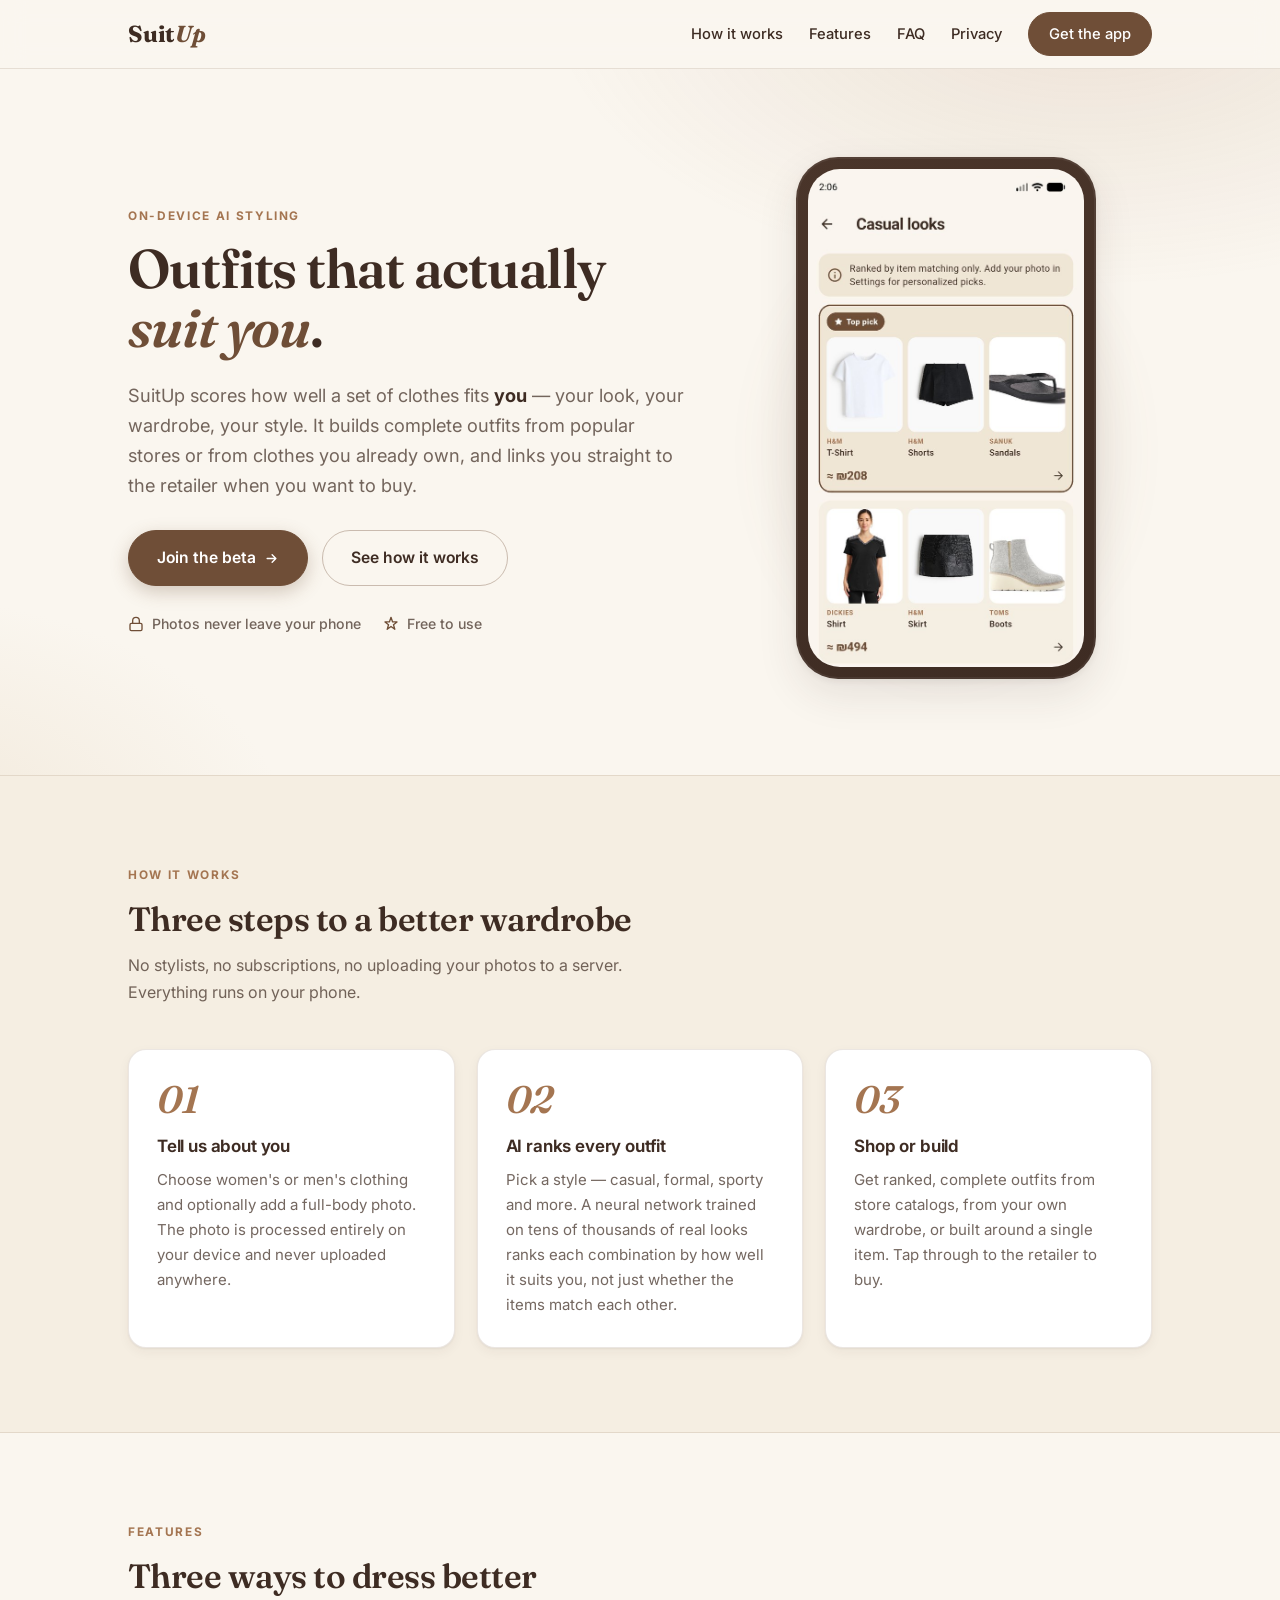
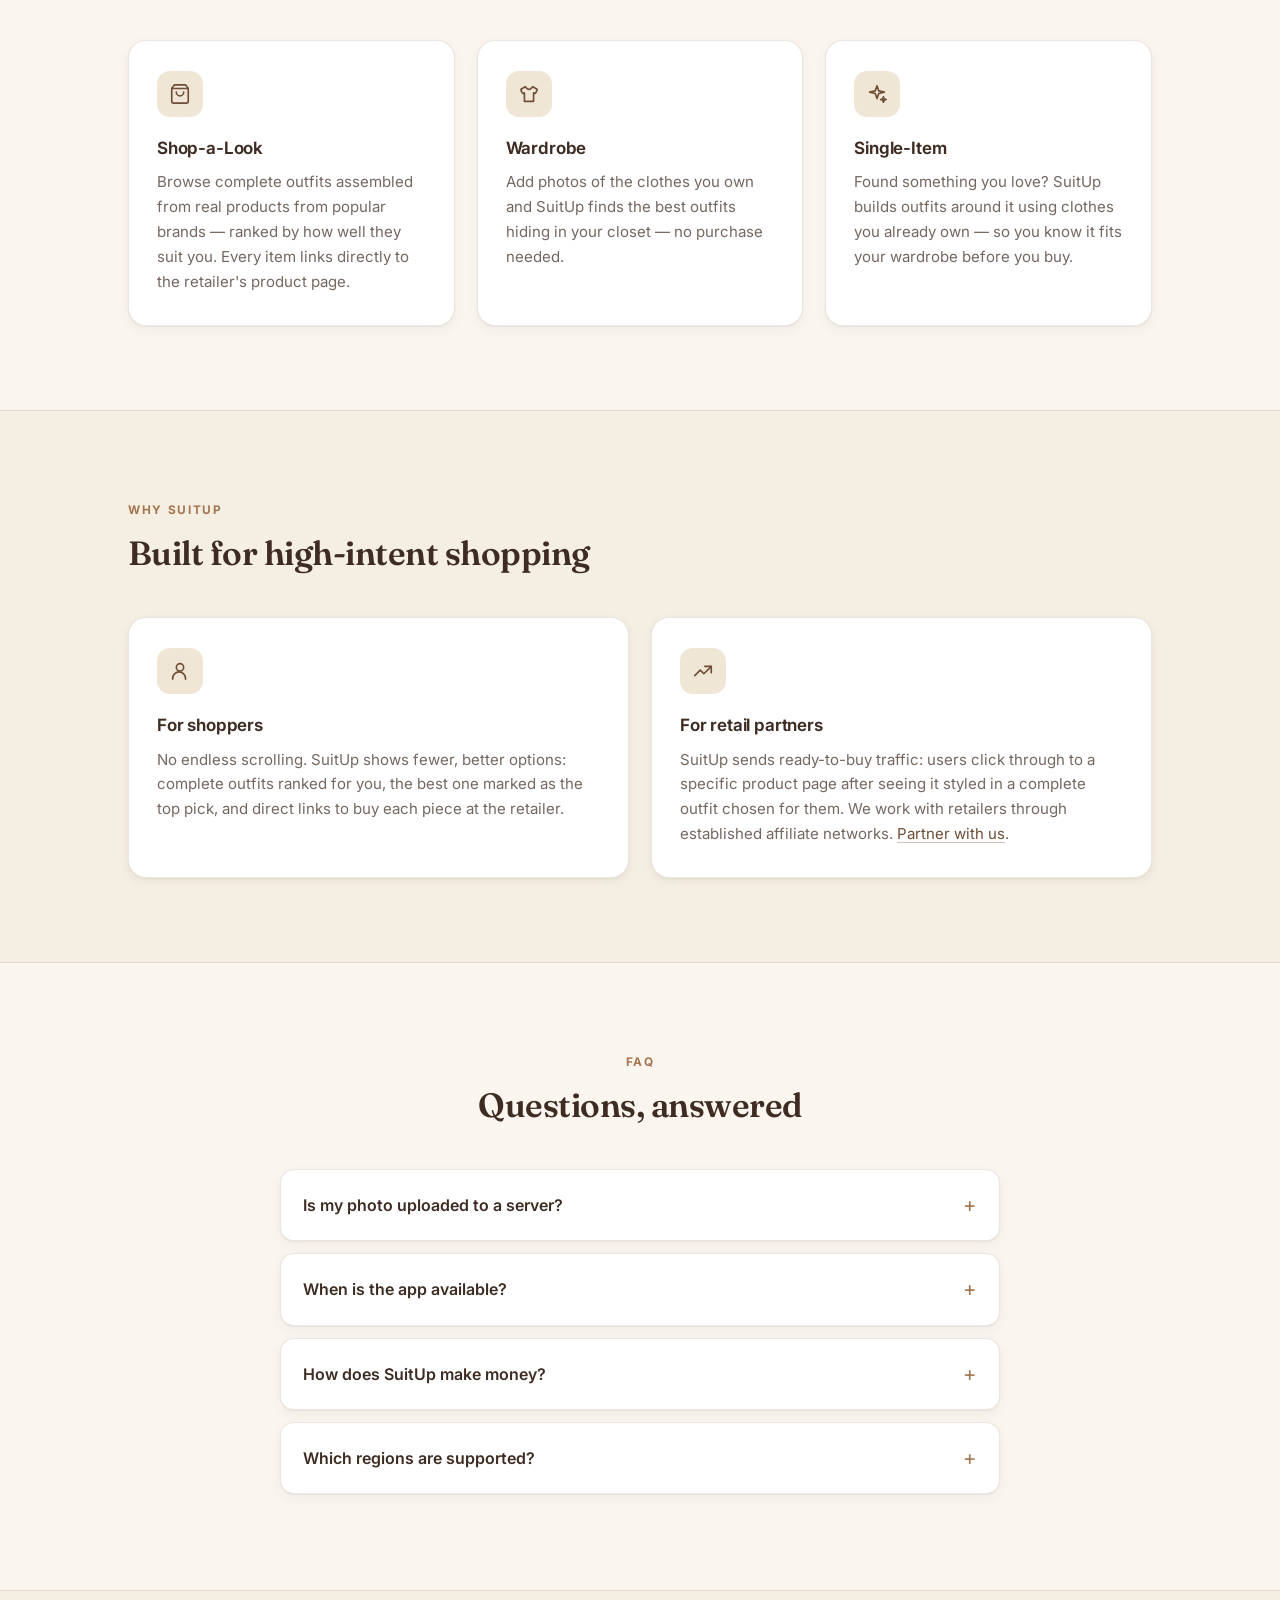
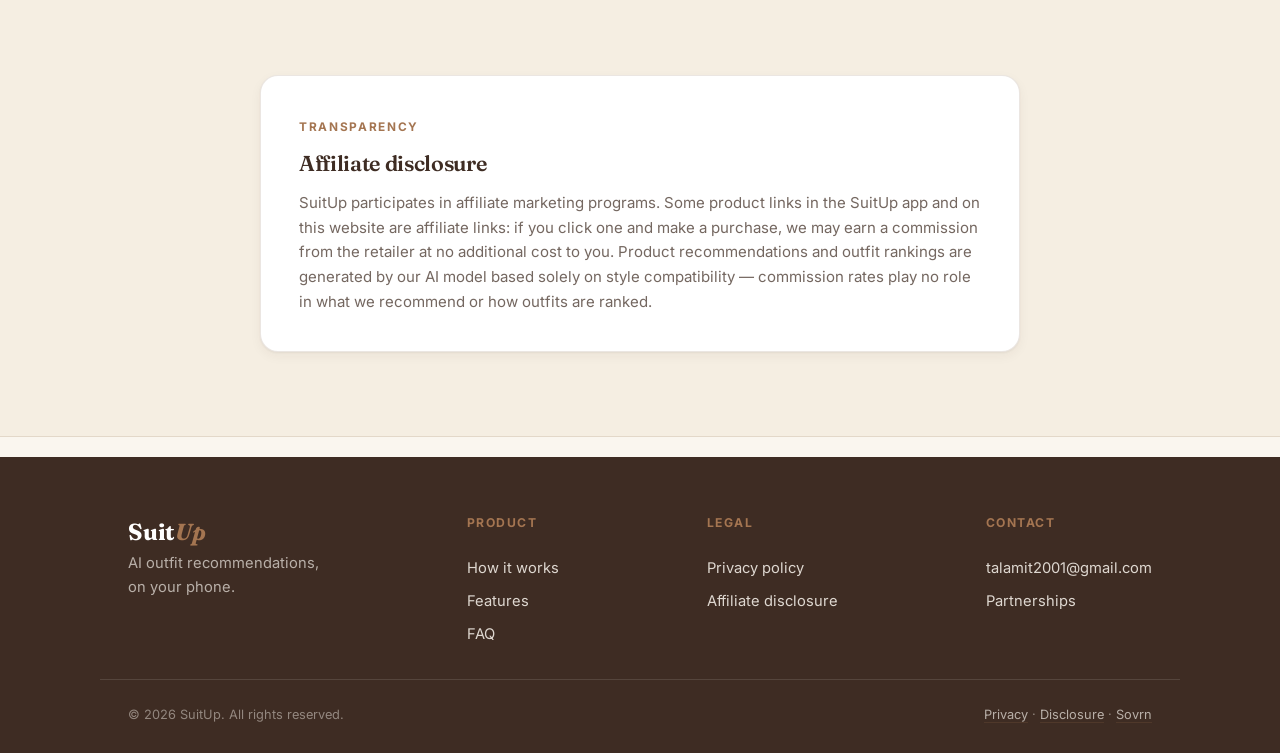
<file: index.html>
<!DOCTYPE html>
<html lang="en">
<head>
<meta charset="UTF-8">
<meta name="viewport" content="width=device-width, initial-scale=1.0">
<title>SuitUp — AI outfit recommendations that suit you</title>
<meta name="description" content="SuitUp is an AI styling app that ranks complete outfits by how well they suit you — from stores or your own wardrobe.">
<link rel="preconnect" href="https://fonts.googleapis.com">
<link rel="preconnect" href="https://fonts.gstatic.com" crossorigin>
<link href="https://fonts.googleapis.com/css2?family=Fraunces:ital,wght@0,500;0,600;0,700;1,500;1,600&family=Inter:wght@400;500;600;700&display=swap" rel="stylesheet">
<link rel="stylesheet" href="style.css">
</head>
<body>

<header class="nav">
  <div class="container nav-inner">
    <a class="logo" href="#">Suit<span>Up</span></a>
    <nav>
      <a href="#how">How it works</a>
      <a href="#features">Features</a>
      <a href="#faq">FAQ</a>
      <a href="privacy.html">Privacy</a>
      <a class="btn btn-small" href="#get">Get the app</a>
    </nav>
  </div>
</header>

<section class="hero">
  <div class="container hero-inner">
    <div class="hero-copy">
      <span class="eyebrow">On-device AI styling</span>
      <h1>Outfits that actually <em>suit you</em>.</h1>
      <p class="lead">SuitUp scores how well a set of clothes fits
      <strong>you</strong> — your look, your wardrobe, your style. It builds
      complete outfits from popular stores or from clothes you already own,
      and links you straight to the retailer when you want to buy.</p>
      <div class="cta-row" id="get">
        <a class="btn" href="mailto:talamit2001@gmail.com?subject=SuitUp%20beta">
          Join the beta
          <svg width="15" height="15" viewBox="0 0 24 24" fill="none" stroke="currentColor" stroke-width="2.2" stroke-linecap="round" stroke-linejoin="round"><path d="M5 12h14M13 6l6 6-6 6"/></svg>
        </a>
        <a class="btn btn-outline" href="#how">See how it works</a>
      </div>
      <ul class="trust-row">
        <li>
          <svg width="16" height="16" viewBox="0 0 24 24" fill="none" stroke="#6F4E37" stroke-width="2" stroke-linecap="round" stroke-linejoin="round"><rect x="3" y="11" width="18" height="11" rx="2"/><path d="M7 11V7a5 5 0 0 1 10 0v4"/></svg>
          Photos never leave your phone
        </li>
        <li>
          <svg width="16" height="16" viewBox="0 0 24 24" fill="none" stroke="#6F4E37" stroke-width="2" stroke-linecap="round" stroke-linejoin="round"><path d="M12 2l2.4 6.9H21l-5.3 4.1 2 6.9-5.7-4.2L6.3 20l2-6.9L3 8.9h6.6z"/></svg>
          Free to use
        </li>
      </ul>
    </div>

    <div class="phone-wrap">
      <div class="phone">
        <img class="phone-screen" src="img/app-results.jpg" width="600" height="1083"
             alt="SuitUp app screenshot: ranked casual looks, each showing item photos with brand and garment type, the look's total price, and a Top pick badge on the first">
      </div>
    </div>
  </div>
</section>

<section class="band" id="how">
  <div class="container">
    <div class="section-head">
      <span class="eyebrow">How it works</span>
      <h2>Three steps to a better wardrobe</h2>
      <p>No stylists, no subscriptions, no uploading your photos to a server.
      Everything runs on your phone.</p>
    </div>
    <div class="cards three">
      <div class="card">
        <span class="step-num">01</span>
        <h3>Tell us about you</h3>
        <p>Choose women's or men's clothing and optionally add a full-body
        photo. The photo is processed entirely on your device and never
        uploaded anywhere.</p>
      </div>
      <div class="card">
        <span class="step-num">02</span>
        <h3>AI ranks every outfit</h3>
        <p>Pick a style — casual, formal, sporty and more. A neural network
        trained on tens of thousands of real looks ranks each combination by
        how well it suits you, not just whether the items match each other.</p>
      </div>
      <div class="card">
        <span class="step-num">03</span>
        <h3>Shop or build</h3>
        <p>Get ranked, complete outfits from store catalogs, from your own
        wardrobe, or built around a single item. Tap through to the retailer
        to buy.</p>
      </div>
    </div>
  </div>
</section>

<section id="features">
  <div class="container">
    <div class="section-head">
      <span class="eyebrow">Features</span>
      <h2>Three ways to dress better</h2>
    </div>
    <div class="cards three">
      <div class="card">
        <div class="icon-badge">
          <svg width="22" height="22" viewBox="0 0 24 24" fill="none" stroke="currentColor" stroke-width="1.8" stroke-linecap="round" stroke-linejoin="round"><path d="M6 2L3 6v14a2 2 0 0 0 2 2h14a2 2 0 0 0 2-2V6l-3-4z"/><path d="M3 6h18"/><path d="M16 10a4 4 0 0 1-8 0"/></svg>
        </div>
        <h3>Shop-a-Look</h3>
        <p>Browse complete outfits assembled from real products from popular
        brands — ranked by how well they suit you. Every item
        links directly to the retailer's product page.</p>
      </div>
      <div class="card">
        <div class="icon-badge">
          <svg width="22" height="22" viewBox="0 0 24 24" fill="none" stroke="currentColor" stroke-width="1.8" stroke-linecap="round" stroke-linejoin="round"><path d="M20.4 6.5L16 4l-1.2 1.5a3.5 3.5 0 0 1-5.6 0L8 4 3.6 6.5a1 1 0 0 0-.4 1.3l1.5 3a1 1 0 0 0 1.2.5L7 10.7V20h10v-9.3l1.1.6a1 1 0 0 0 1.2-.5l1.5-3a1 1 0 0 0-.4-1.3z"/></svg>
        </div>
        <h3>Wardrobe</h3>
        <p>Add photos of the clothes you own and SuitUp finds the best outfits
        hiding in your closet — no purchase needed.</p>
      </div>
      <div class="card">
        <div class="icon-badge">
          <svg width="22" height="22" viewBox="0 0 24 24" fill="none" stroke="currentColor" stroke-width="1.8" stroke-linecap="round" stroke-linejoin="round"><path d="M12 3l1.9 5.6L20 10l-6.1 1.4L12 17l-1.9-5.6L4 10l6.1-1.4z"/><path d="M19 15l.9 2.6L22 18l-2.1.9L19 21l-.9-2.1L16 18l2.1-.4z"/></svg>
        </div>
        <h3>Single-Item</h3>
        <p>Found something you love? SuitUp builds outfits around it using
        clothes you already own — so you know it fits your wardrobe before
        you buy.</p>
      </div>
    </div>
  </div>
</section>

<section class="band">
  <div class="container">
    <div class="section-head">
      <span class="eyebrow">Why SuitUp</span>
      <h2>Built for high-intent shopping</h2>
    </div>
    <div class="cards two">
      <div class="card">
        <div class="icon-badge">
          <svg width="22" height="22" viewBox="0 0 24 24" fill="none" stroke="currentColor" stroke-width="1.8" stroke-linecap="round" stroke-linejoin="round"><circle cx="12" cy="8" r="4"/><path d="M4 21v-1a7 7 0 0 1 14 0v1"/></svg>
        </div>
        <h3>For shoppers</h3>
        <p>No endless scrolling. SuitUp shows fewer, better options: complete
        outfits ranked for you, the best one marked as the top pick, and direct
        links to buy each piece at the retailer.</p>
      </div>
      <div class="card">
        <div class="icon-badge">
          <svg width="22" height="22" viewBox="0 0 24 24" fill="none" stroke="currentColor" stroke-width="1.8" stroke-linecap="round" stroke-linejoin="round"><path d="M3 17l6-6 4 4 8-8"/><path d="M14 7h7v7"/></svg>
        </div>
        <h3>For retail partners</h3>
        <p>SuitUp sends ready-to-buy traffic: users click through to a specific
        product page after seeing it styled in a complete outfit chosen for
        them. We work with retailers through established affiliate networks.
        <a href="mailto:talamit2001@gmail.com?subject=SuitUp%20partnership">Partner with us</a>.</p>
      </div>
    </div>
  </div>
</section>

<section id="faq">
  <div class="container">
    <div class="section-head center">
      <span class="eyebrow">FAQ</span>
      <h2>Questions, answered</h2>
    </div>
    <div class="faq-list">
      <details>
        <summary>Is my photo uploaded to a server?</summary>
        <p>No. The AI model runs entirely on your phone (via ONNX Runtime).
        Your photos are stored only on your device and are never transmitted.
        See the <a href="privacy.html">privacy policy</a>.</p>
      </details>
      <details>
        <summary>When is the app available?</summary>
        <p>SuitUp is in final testing for Android, ahead of a Google Play
        release.
        <a href="mailto:talamit2001@gmail.com?subject=SuitUp%20beta">Email us</a>
        to join the beta.</p>
      </details>
      <details>
        <summary>How does SuitUp make money?</summary>
        <p>The app is free. When you buy an item through a link in the app or
        on this site, the retailer may pay us a small commission through
        affiliate networks. This never affects the price you pay, and it never
        affects the AI's scoring — outfits are ranked purely by compatibility.
        See our <a href="#disclosure">affiliate disclosure</a>.</p>
      </details>
      <details>
        <summary>Which regions are supported?</summary>
        <p>v1 supports catalogs for the United States, Europe, and Israel, in
        English. SuitUp picks yours from your phone's approximate location — so
        you see that region's stores, priced in your currency —
        and tells you if you're somewhere it doesn't cover yet. More regions are
        planned.</p>
      </details>
    </div>
  </div>
</section>

<section class="band" id="disclosure">
  <div class="container">
    <div class="disclosure">
      <span class="eyebrow">Transparency</span>
      <h2>Affiliate disclosure</h2>
      <p>SuitUp participates in affiliate marketing programs. Some product
      links in the SuitUp app and on this website are affiliate links: if you
      click one and make a purchase, we may earn a commission from the
      retailer at no additional cost to you. Product recommendations and
      outfit rankings are generated by our AI model based solely on style
      compatibility — commission rates play no role in what we recommend or
      how outfits are ranked.</p>
    </div>
  </div>
</section>

<footer>
  <div class="container footer-inner">
    <div>
      <div class="logo">Suit<span>Up</span></div>
      <p>AI outfit recommendations,<br>on your phone.</p>
    </div>
    <div class="footer-col">
      <h4>Product</h4>
      <a href="#how">How it works</a>
      <a href="#features">Features</a>
      <a href="#faq">FAQ</a>
    </div>
    <div class="footer-col">
      <h4>Legal</h4>
      <a href="privacy.html">Privacy policy</a>
      <a href="#disclosure">Affiliate disclosure</a>
    </div>
    <div class="footer-col">
      <h4>Contact</h4>
      <a href="mailto:talamit2001@gmail.com">talamit2001@gmail.com</a>
      <a href="mailto:talamit2001@gmail.com?subject=SuitUp%20partnership">Partnerships</a>
    </div>
  </div>
  <div class="container copyright">
    <span>© 2026 SuitUp. All rights reserved.</span>
    <span>
      <a href="privacy.html">Privacy</a> ·
      <a href="#disclosure">Disclosure</a> ·
      <a href="https://sovrn.co/1ddgkzw" rel="nofollow">Sovrn</a>
    </span>
  </div>
</footer>

<!-- Affiliate network verification (Skimlinks) -->
<script type="text/javascript" src="https://s.skimresources.com/js/306427X1794672.skimlinks.js"></script>
</body>
</html>
</file>
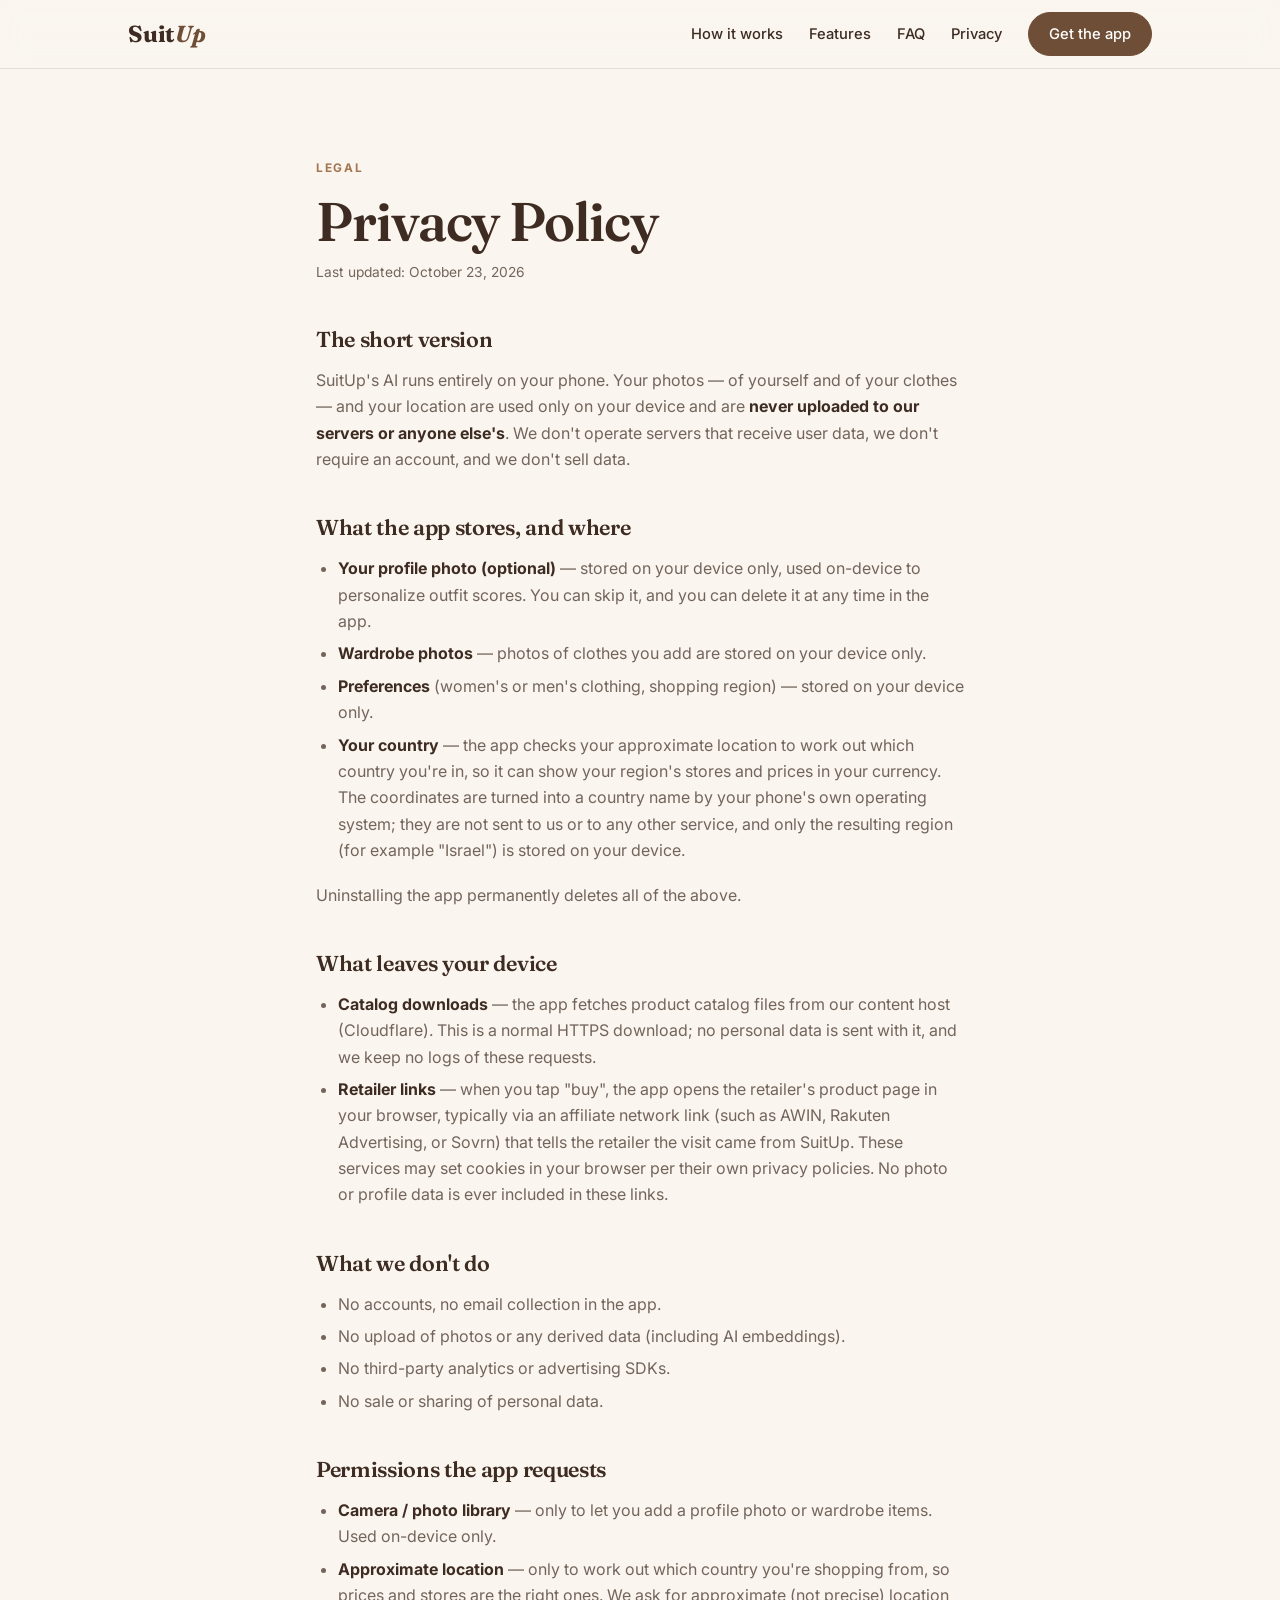
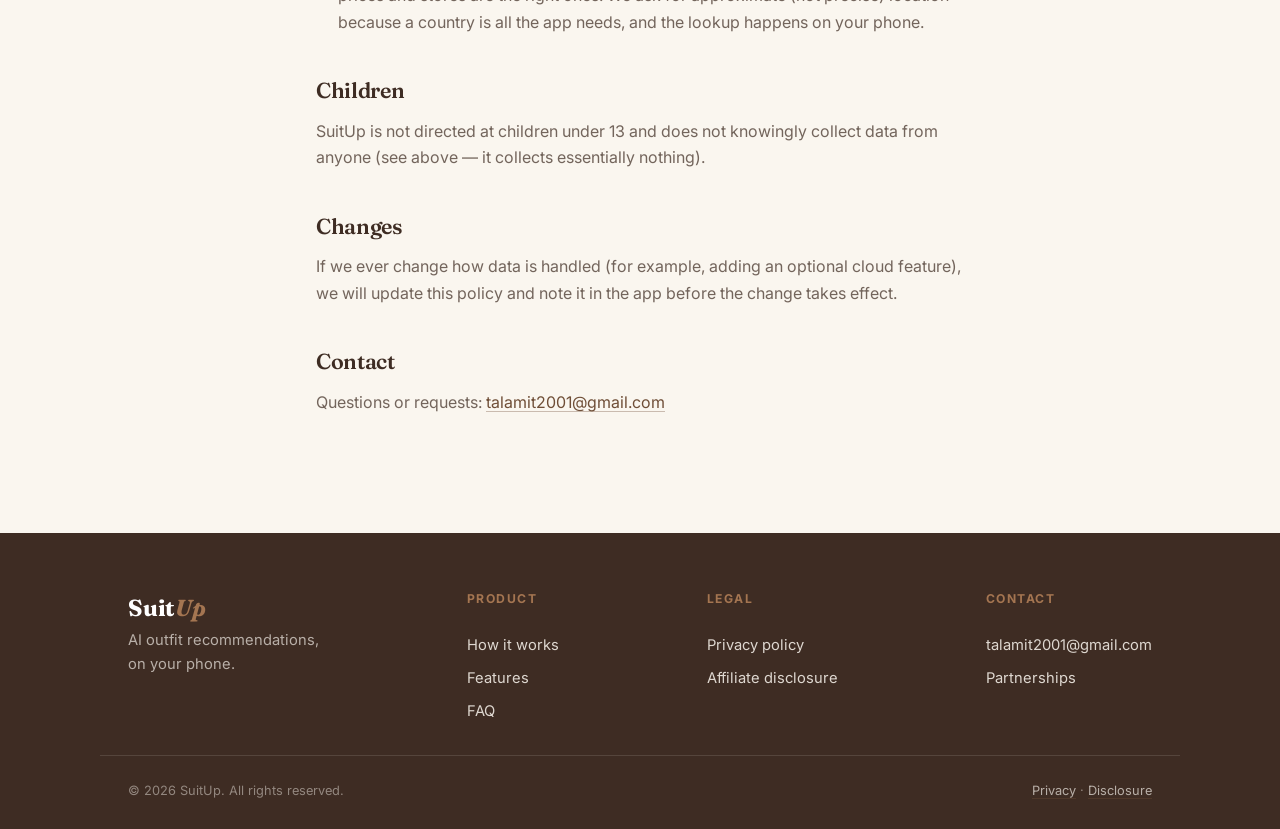
<file: privacy.html>
<!DOCTYPE html>
<html lang="en">
<head>
<meta charset="UTF-8">
<meta name="viewport" content="width=device-width, initial-scale=1.0">
<title>Privacy Policy — SuitUp</title>
<meta name="description" content="SuitUp privacy policy: photos are processed on-device and never uploaded.">
<link rel="preconnect" href="https://fonts.googleapis.com">
<link rel="preconnect" href="https://fonts.gstatic.com" crossorigin>
<link href="https://fonts.googleapis.com/css2?family=Fraunces:ital,wght@0,500;0,600;0,700;1,500;1,600&family=Inter:wght@400;500;600;700&display=swap" rel="stylesheet">
<link rel="stylesheet" href="style.css">
</head>
<body>

<header class="nav">
  <div class="container nav-inner">
    <a class="logo" href="index.html">Suit<span>Up</span></a>
    <nav>
      <a href="index.html#how">How it works</a>
      <a href="index.html#features">Features</a>
      <a href="index.html#faq">FAQ</a>
      <a href="privacy.html">Privacy</a>
      <a class="btn btn-small" href="index.html#get">Get the app</a>
    </nav>
  </div>
</header>

<section>
  <div class="container prose">
    <span class="eyebrow">Legal</span>
    <h1>Privacy Policy</h1>
    <p class="fineprint" style="margin-top:10px">Last updated: October 23, 2026</p>

    <h2>The short version</h2>
    <p>SuitUp's AI runs entirely on your phone. Your photos — of yourself and
    of your clothes — and your location are used only on your device and are
    <strong>never uploaded to our servers or anyone else's</strong>. We don't
    operate servers that receive user data, we don't require an account, and we
    don't sell data.</p>

    <h2>What the app stores, and where</h2>
    <ul>
      <li><strong>Your profile photo (optional)</strong> — stored on your
      device only, used on-device to personalize outfit scores. You can skip
      it, and you can delete it at any time in the app.</li>
      <li><strong>Wardrobe photos</strong> — photos of clothes you add are
      stored on your device only.</li>
      <li><strong>Preferences</strong> (women's or men's clothing, shopping region) —
      stored on your device only.</li>
      <li><strong>Your country</strong> — the app checks your approximate
      location to work out which country you're in, so it can show your region's
      stores and prices in your currency. The coordinates are turned into
      a country name by your phone's own operating system; they are not sent to
      us or to any other service, and only the resulting region (for example
      "Israel") is stored on your device.</li>
    </ul>
    <p>Uninstalling the app permanently deletes all of the above.</p>

    <h2>What leaves your device</h2>
    <ul>
      <li><strong>Catalog downloads</strong> — the app fetches product catalog
      files from our content host (Cloudflare). This is a normal HTTPS
      download; no personal data is sent with it, and we keep no logs of
      these requests.</li>
      <li><strong>Retailer links</strong> — when you tap "buy", the app opens
      the retailer's product page in your browser, typically via an affiliate
      network link (such as AWIN, Rakuten Advertising, or Sovrn) that tells
      the retailer the visit came from SuitUp. These services may set cookies
      in your browser per their own privacy policies. No photo or profile
      data is ever included in these links.</li>
    </ul>

    <h2>What we don't do</h2>
    <ul>
      <li>No accounts, no email collection in the app.</li>
      <li>No upload of photos or any derived data (including AI embeddings).</li>
      <li>No third-party analytics or advertising SDKs.</li>
      <li>No sale or sharing of personal data.</li>
    </ul>

    <h2>Permissions the app requests</h2>
    <ul>
      <li><strong>Camera / photo library</strong> — only to let you add a
      profile photo or wardrobe items. Used on-device only.</li>
      <li><strong>Approximate location</strong> — only to work out which
      country you're shopping from, so prices and stores are the right ones.
      We ask for approximate (not precise) location because a country is all
      the app needs, and the lookup happens on your phone.</li>
    </ul>

    <h2>Children</h2>
    <p>SuitUp is not directed at children under 13 and does not knowingly
    collect data from anyone (see above — it collects essentially nothing).</p>

    <h2>Changes</h2>
    <p>If we ever change how data is handled (for example, adding an optional
    cloud feature), we will update this policy and note it in the app before
    the change takes effect.</p>

    <h2>Contact</h2>
    <p>Questions or requests:
    <a href="mailto:talamit2001@gmail.com">talamit2001@gmail.com</a></p>
  </div>
</section>

<footer>
  <div class="container footer-inner">
    <div>
      <div class="logo">Suit<span>Up</span></div>
      <p>AI outfit recommendations,<br>on your phone.</p>
    </div>
    <div class="footer-col">
      <h4>Product</h4>
      <a href="index.html#how">How it works</a>
      <a href="index.html#features">Features</a>
      <a href="index.html#faq">FAQ</a>
    </div>
    <div class="footer-col">
      <h4>Legal</h4>
      <a href="privacy.html">Privacy policy</a>
      <a href="index.html#disclosure">Affiliate disclosure</a>
    </div>
    <div class="footer-col">
      <h4>Contact</h4>
      <a href="mailto:talamit2001@gmail.com">talamit2001@gmail.com</a>
      <a href="mailto:talamit2001@gmail.com?subject=SuitUp%20partnership">Partnerships</a>
    </div>
  </div>
  <div class="container copyright">
    <span>© 2026 SuitUp. All rights reserved.</span>
    <span><a href="privacy.html">Privacy</a> · <a href="index.html#disclosure">Disclosure</a></span>
  </div>
</footer>

</body>
</html>
</file>
<file: style.css>
/* SuitUp landing page — palette mirrors app/lib/theme.dart:
   coffee #6F4E37, espresso #3E2C23, caramel #A47551,
   cream #FAF6EF, creamLow #F5EEE2, creamMid #F0E6D6 */

:root {
  --coffee: #6F4E37;
  --coffee-dark: #5A3E2B;
  --espresso: #3E2C23;
  --caramel: #A47551;
  --cream: #FAF6EF;
  --cream-low: #F5EEE2;
  --cream-mid: #F0E6D6;
  --ink-soft: rgba(62, 44, 35, 0.72);
  --line: rgba(111, 78, 55, 0.14);
  --shadow-sm: 0 1px 2px rgba(62, 44, 35, 0.06), 0 4px 12px rgba(62, 44, 35, 0.05);
  --shadow-md: 0 2px 6px rgba(62, 44, 35, 0.07), 0 16px 40px rgba(62, 44, 35, 0.10);
  --radius: 18px;
}

* { margin: 0; padding: 0; box-sizing: border-box; }

html { scroll-behavior: smooth; }

body {
  font-family: "Inter", -apple-system, BlinkMacSystemFont, "Segoe UI", Roboto,
    "Helvetica Neue", Arial, sans-serif;
  background: var(--cream);
  color: var(--espresso);
  line-height: 1.65;
  font-size: 16px;
  -webkit-font-smoothing: antialiased;
  overflow-x: hidden;
}

.container { max-width: 1080px; margin: 0 auto; padding: 0 28px; }

h1, h2, .logo {
  font-family: "Fraunces", Georgia, "Times New Roman", serif;
}

h1 {
  font-size: clamp(2.3rem, 5vw, 3.4rem);
  line-height: 1.08;
  letter-spacing: -0.02em;
  font-weight: 600;
}
h1 em { color: var(--coffee); font-style: italic; }

h2 {
  font-size: clamp(1.6rem, 3vw, 2.1rem);
  line-height: 1.15;
  letter-spacing: -0.015em;
  font-weight: 600;
  margin-bottom: 14px;
}

h3 { font-size: 1.06rem; font-weight: 650; margin-bottom: 8px; letter-spacing: -0.01em; }

p { color: var(--ink-soft); }
strong { color: var(--espresso); }

.eyebrow {
  display: inline-block;
  font-size: 0.74rem;
  font-weight: 700;
  letter-spacing: 0.14em;
  text-transform: uppercase;
  color: var(--caramel);
  margin-bottom: 14px;
}

.section-head { max-width: 560px; margin-bottom: 44px; }
.section-head.center { margin-left: auto; margin-right: auto; text-align: center; }

.lead {
  font-size: 1.14rem;
  margin: 22px 0 30px;
  max-width: 33em;
}

.prose { max-width: 44em; }
.prose p { margin-bottom: 14px; }
.prose ul { margin: 4px 0 18px 22px; color: var(--ink-soft); }
.prose li { margin-bottom: 6px; }
.prose h2 { margin-top: 44px; font-size: 1.35rem; }

.fineprint { font-size: 0.86rem; color: var(--ink-soft); }
a { color: var(--coffee); text-decoration-color: rgba(111, 78, 55, 0.35); text-underline-offset: 3px; }
a:hover { text-decoration-color: var(--coffee); }

/* ---------- nav ---------- */
.nav {
  position: sticky; top: 0; z-index: 20;
  background: rgba(250, 246, 239, 0.88);
  backdrop-filter: blur(12px);
  -webkit-backdrop-filter: blur(12px);
  border-bottom: 1px solid var(--line);
}
.nav-inner {
  display: flex; align-items: center; justify-content: space-between;
  height: 68px; gap: 16px;
}
.logo {
  font-size: 1.45rem; font-weight: 700; color: var(--espresso);
  text-decoration: none; letter-spacing: -0.01em; white-space: nowrap;
}
.logo span { color: var(--coffee); font-style: italic; }
.nav nav { display: flex; gap: 26px; align-items: center; flex-wrap: wrap; }
.nav nav a {
  text-decoration: none; color: var(--espresso);
  font-weight: 500; font-size: 0.92rem;
}
.nav nav a:hover { color: var(--coffee); }

/* ---------- buttons ---------- */
.btn {
  display: inline-flex; align-items: center; gap: 8px;
  background: var(--coffee); color: #fff !important;
  padding: 14px 28px; border-radius: 999px;
  text-decoration: none; font-weight: 600; font-size: 0.98rem;
  border: 1.5px solid var(--coffee);
  box-shadow: 0 6px 18px rgba(111, 78, 55, 0.28);
  transition: background 0.18s ease, transform 0.18s ease, box-shadow 0.18s ease;
}
.btn:hover {
  background: var(--coffee-dark);
  transform: translateY(-1px);
  box-shadow: 0 10px 24px rgba(111, 78, 55, 0.32);
}
.btn-outline {
  background: transparent; color: var(--espresso) !important;
  border: 1.5px solid rgba(111, 78, 55, 0.35);
  box-shadow: none;
}
.btn-outline:hover { background: var(--cream-mid); border-color: var(--caramel); }
.btn-small { padding: 9px 20px; font-size: 0.86rem; box-shadow: none; }
.cta-row { display: flex; gap: 14px; flex-wrap: wrap; align-items: center; }

/* ---------- hero ---------- */
.hero {
  padding: 88px 0 96px;
  background:
    radial-gradient(900px 480px at 85% -10%, rgba(164, 117, 81, 0.16), transparent 60%),
    radial-gradient(700px 420px at -10% 110%, rgba(240, 230, 214, 0.9), transparent 60%);
}
.hero-inner {
  display: grid; grid-template-columns: 1.15fr 0.85fr;
  gap: 56px; align-items: center;
}

.trust-row {
  display: flex; gap: 22px; flex-wrap: wrap;
  margin-top: 26px;
}
.trust-row li {
  list-style: none; display: flex; align-items: center; gap: 8px;
  font-size: 0.88rem; font-weight: 500; color: var(--ink-soft);
}
.trust-row svg { flex-shrink: 0; }

/* ---------- phone frame (real app screenshot) ---------- */
.phone-wrap { position: relative; display: flex; justify-content: center; }
.phone-wrap::before {
  content: "";
  position: absolute; inset: 8% 0 -4% 0;
  background: radial-gradient(closest-side, rgba(111, 78, 55, 0.18), transparent);
  filter: blur(12px); z-index: 0;
}
.phone {
  position: relative; z-index: 1;
  background: linear-gradient(160deg, #4a352a, var(--espresso));
  border-radius: 42px; padding: 12px;
  width: min(300px, 100%);
  box-shadow: var(--shadow-md), inset 0 0 0 2px rgba(255, 255, 255, 0.06);
}
.phone-screen {
  display: block; width: 100%; height: auto;
  border-radius: 32px; background: var(--cream);
}

/* ---------- sections ---------- */
section { padding: 84px 0; }
.band { background: var(--cream-low); border-top: 1px solid var(--line); border-bottom: 1px solid var(--line); }

.cards { display: grid; gap: 22px; }
.cards.three { grid-template-columns: repeat(3, 1fr); }
.cards.two { grid-template-columns: repeat(2, 1fr); }
.card {
  background: #fff; border: 1px solid var(--line);
  border-radius: var(--radius); padding: 30px 28px;
  box-shadow: var(--shadow-sm);
  transition: transform 0.18s ease, box-shadow 0.18s ease;
}
.card:hover { transform: translateY(-3px); box-shadow: var(--shadow-md); }
.card p { font-size: 0.94rem; }

.icon-badge {
  width: 46px; height: 46px; border-radius: 13px;
  background: var(--cream-mid); color: var(--coffee);
  display: flex; align-items: center; justify-content: center;
  margin-bottom: 18px;
}
.step-num {
  font-family: "Fraunces", Georgia, serif;
  font-size: 2.4rem; font-weight: 600; font-style: italic;
  color: var(--caramel); line-height: 1;
  display: block; margin-bottom: 14px;
}

/* ---------- faq ---------- */
.faq-list { max-width: 720px; margin: 0 auto; }
details {
  background: #fff; border: 1px solid var(--line);
  border-radius: 14px; padding: 18px 22px; margin-bottom: 12px;
  box-shadow: var(--shadow-sm);
}
details summary {
  font-weight: 600; cursor: pointer; list-style: none;
  display: flex; justify-content: space-between; align-items: center; gap: 12px;
}
details summary::-webkit-details-marker { display: none; }
details summary::after {
  content: "+"; font-size: 1.3rem; font-weight: 400; color: var(--caramel);
  transition: transform 0.15s ease;
}
details[open] summary::after { transform: rotate(45deg); }
details p { margin-top: 12px; font-size: 0.94rem; }

/* ---------- disclosure ---------- */
.disclosure {
  max-width: 760px; margin: 0 auto;
  background: #fff; border: 1px solid var(--line);
  border-radius: var(--radius); padding: 36px 38px;
  box-shadow: var(--shadow-sm);
}
.disclosure h2 { font-size: 1.35rem; }
.disclosure p { font-size: 0.94rem; }

/* ---------- footer ---------- */
footer {
  background: var(--espresso); color: var(--cream);
  padding: 56px 0 28px; margin-top: 20px;
}
footer p { color: rgba(250, 246, 239, 0.65); font-size: 0.92rem; }
footer .logo { color: #fff; }
footer .logo span { color: var(--caramel); }
.footer-inner {
  display: flex; justify-content: space-between; gap: 36px; flex-wrap: wrap;
  padding-bottom: 32px; border-bottom: 1px solid rgba(250, 246, 239, 0.12);
}
.footer-col h4 {
  font-size: 0.76rem; font-weight: 700; letter-spacing: 0.12em;
  text-transform: uppercase; color: var(--caramel); margin-bottom: 14px;
}
.footer-col { display: flex; flex-direction: column; gap: 9px; }
.footer-col a {
  color: rgba(250, 246, 239, 0.85); text-decoration: none; font-size: 0.92rem;
}
.footer-col a:hover { color: #fff; text-decoration: underline; }
.copyright {
  margin-top: 24px; font-size: 0.8rem; color: rgba(250, 246, 239, 0.45);
  display: flex; justify-content: space-between; gap: 12px; flex-wrap: wrap;
}
.copyright a { color: rgba(250, 246, 239, 0.65); }

/* ---------- responsive ---------- */
@media (max-width: 880px) {
  .hero { padding: 56px 0 64px; }
  .hero-inner { grid-template-columns: 1fr; gap: 48px; }
  .cards.three, .cards.two { grid-template-columns: 1fr; }
  section { padding: 60px 0; }
  .nav-inner { height: auto; padding: 12px 0; flex-wrap: wrap; }
  .nav nav { gap: 16px; row-gap: 6px; }
}
</file>
